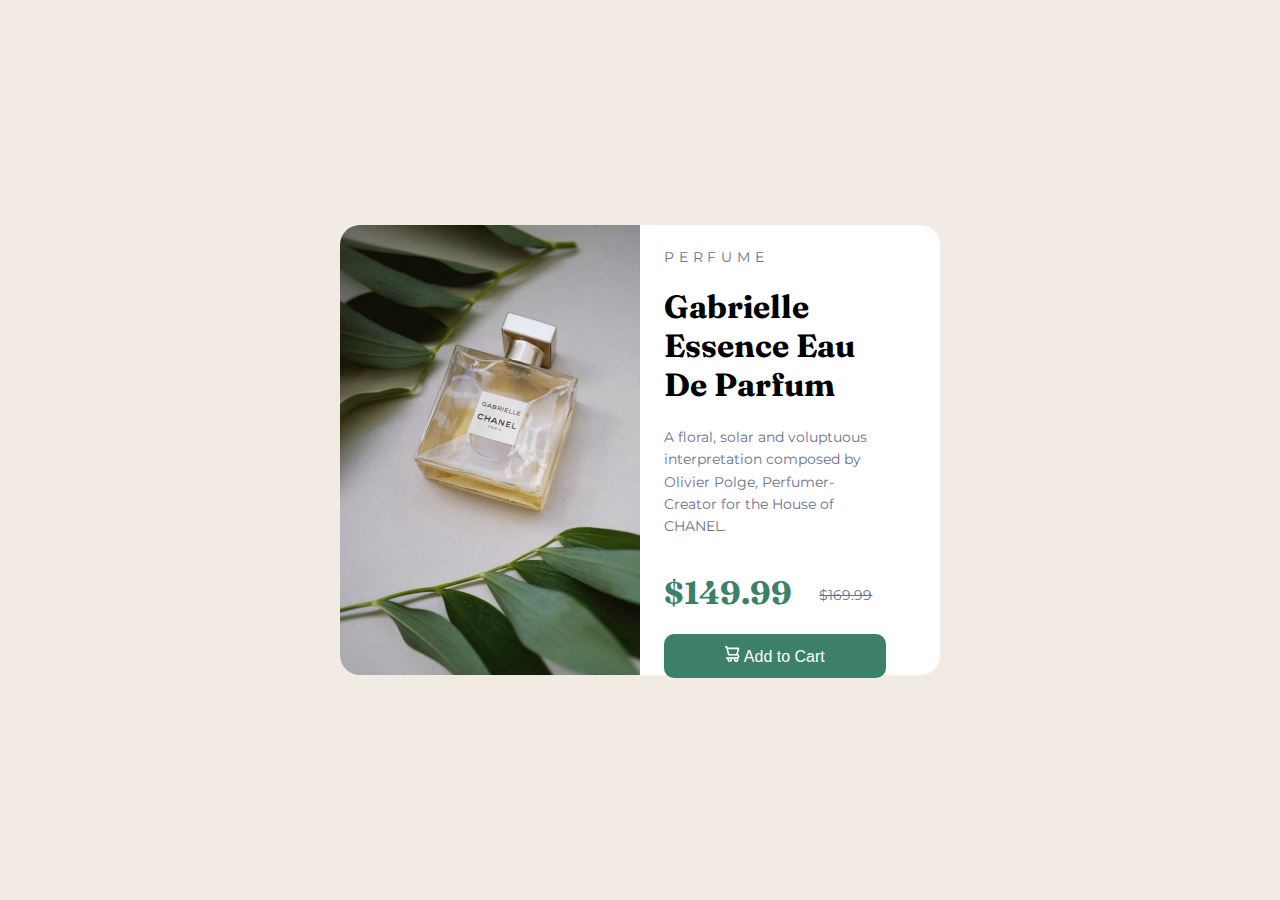
<file: index.html>
<!DOCTYPE html>
<html lang="en">
<head>
  <meta charset="UTF-8">
  <meta name="viewport" content="width=device-width, initial-scale=1.0"> <!-- displays site properly based on user's device -->
  <link rel="icon" type="image/png" sizes="32x32" href="./images/favicon-32x32.png">
  <link href="index.css" rel="stylesheet">
  <link rel="stylesheet" href="https://fonts.googleapis.com/css?family=Montserrat">
  <link rel="stylesheet" href="https://fonts.googleapis.com/css?family=Fraunces">
  <title>Frontend Mentor | Product preview card component</title>
</head>
<body>
  <div id="container">
    <div id="inner-container">
      <div id="productCard">
        <div id="images">
          <img src="images/image-product-desktop.jpg" alt="Perfume product" class="image_desktop">
          <img src="images/image-product-mobile.jpg" alt="Perfume product" class="image_mobile">
        </div>
        <div id="content">
          <p style="letter-spacing: .3rem;">PERFUME</p>
          <h1>Gabrielle Essence Eau De Parfum</h1>
          <p style="line-height: 1.6;">A floral, solar and voluptuous interpretation composed by Olivier Polge, Perfumer-Creator for the House of CHANEL.</p>
          <div id="price">
            <h1>$149.99</h1>
            <p>$169.99</p>
          </div>
          <button>
            <img src="images/icon-cart.svg" alt="icon cart">
            Add to Cart
          </button>
        </div>
      </div>
    </div>
  </div>
</body>
</html>
</file>
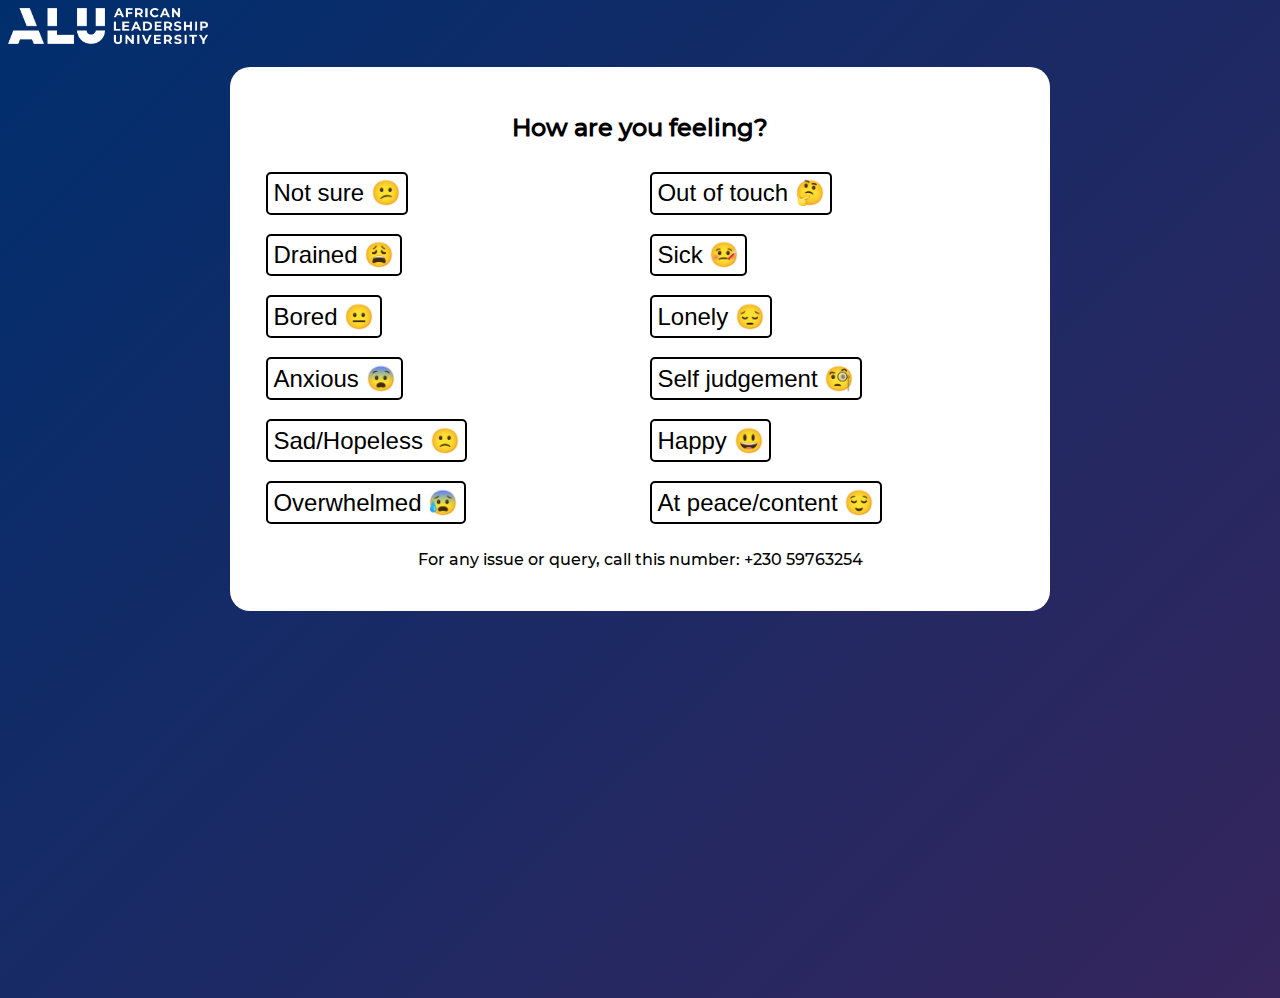
<file: page.html>
<!DOCTYPE html>
<html lang="en">
<head>
    <meta charset="UTF-8">
    <meta http-equiv="X-UA-Compatible" content="IE=edge">
    <meta name="viewport" content="width=device-width, initial-scale=1.0">
    <link href="page.css" rel="stylesheet">
    <script type="text/javascript" src="page.js"></script>
    <title>Document</title>
</head>
<body>
    <img src="ALU-logo-white-full-1.png" alt="ALU"><br><br>
    <div class="container" id="container1">
        <h2 style="text-align:center">How are you feeling?</h2>
        <div class="row">
            <div class="column">
                <button onclick="moveElement('container1','container3')">Not sure <span>&#128533;</span></button><br><br>
                <button onclick="moveElement('container1','container4')">Drained <span>&#128553;</span></button><br><br>
                <button onclick="moveElement('container1','container5')">Bored  <span>&#128528;</span></button><br><br>
                <button onclick="moveElement('container1','container6')">Anxious <span>&#128552;</span></button><br><br>
                <button onclick="moveElement('container1','container2')">Sad/Hopeless <span>&#128577;</span></button><br><br>
                <button onclick="moveElement('container1','container7')">Overwhelmed <span>&#128560;</span></button>
        </div>
            <div class="column">
                <button onclick="moveElement('container1','container2')">Out of touch <span>&#129300;</span></button><br><br>
                <button onclick="moveElement('container1','container8')">Sick <span>&#129298;</span></button><br><br>
                <button onclick="moveElement('container1','container2')">Lonely <span>&#128532;</span></button><br><br>
                <button onclick="moveElement('container1','container2')">Self judgement <span>&#129488;</span></button><br><br>
                <button onclick="moveElement('container1','container9')">Happy <span>&#128515;</span></button><br><br>
                <button onclick="moveElement('container1','container10')">At peace/content <span>&#128524;</span></button>
            </div>
        </div>
        <p style="text-align:center">For any issue or query, call this number: +230 59763254</p>
    </div>
    <div class="container" id="container2">
        <button id="back" onclick="moveElement('container2','container1')">Back</button>
        <p>Option 1: Want to talk to a peer about it? Click here</p>
        <p>Option 2: Want to talk to a wellness counsellor about it? Click here</p>
        <p>Option 3: Alternatively, you can email the wellness team through filling the form below.</p>
        <form method="post" action="https://formsubmit.co/b.koome@alustudent.com">
            <label for="name">Name: </label><br>
            <input type="text" name="name" required><br><br>
            <label for="email">Email address: </label><br>
            <input type="email" name="email" required><br><br>
            <label for="subject">Subject: </label><br>
            <input type="text" name="subject"><br><br>
            <label for="message">Message: </label><br>
            <textarea name="message" rows="10"></textarea><br><br>
            <div id="submitButton">
                <input type="submit" value="Submit">
            </div>
        </form><br>
        <button id="finish" onclick="moveElement('container2','container11')">Done</button>
    </div>
    <div class="container" id="container3">
        <button id="back" onclick="moveElement('container3','container1')">Back</button>
        <p>Not knowing how you feel right now is absolutely normal. As you develop your awareness of yourself, 
           you are then able to better map out your emotions, 
           figure out your triggers and gain perspective on what you value and how you would like to present yourself.</p>
        <p>Did you know that:-</p>
        <ul>
            <li>Our  inability to identify how we are feeling at a particular moment could suggest that it is a 'cocktail' of emotions? 
                This means that you need to do the work of working through your recent physical and mental experiences in order to figure them out individually, unpack them and work through them?</li><br>
            <li>Due to learned behaviours and thinking patterns from childhood, we could filter acceptable and unacceptable emotions and emotional reactions.</li><br>
            <li>A recent or re-experienced traumatic event can trigger us into 'freeze' mode, where we disallow emotions as a coping mechanism?</li>
        </ul>
        <p><a href="http://atlasofemotions.org/">Here</a> is a fun tool called the <b>Atlas of emotions</b>. 
           The Atlas of Emotion is a tool to help people better understand what emotions are, how they are triggered and what their effects are, and how to become aware of themselves.</p>
        <p>Below are some articles to check out and give you some thoughts about emotions that we don't know we are feeling:</p>
        <ul>
            <li><a href="https://www.thecut.com/2016/06/10-extremely-precise-words-for-emotions-you-didnt-even-know-you-had.html">10 Extremely Precise Words for Emotions You Didn't Even Know You Had</a></li>
            <li><a href="https://hbr.org/2012/05/do-you-know-what-you-are-feeli.html">Do You Know What You Are Feeling?</a> </li>
        </ul>
        <button id="finish" onclick="moveElement('container3','container11')">Done</button>
    </div>
    <div class="container" id="container4">
        <button id="back" onclick="moveElement('container4','container1')">Back</button>
        <p>Grab some headphones and journey through this guided Mindful Meditation (female voice) - <a href="https://youtu.be/ZToicYcHIOU">Daily calm</a></p>
        <p>For anyone looking to unwind after a stressful day, this youtube playlist can be a total gem in rest yourself - <a href="https://youtu.be/Hc10febKlX8">Calm down playlist</a></p>
        <p>Also, check out <a href="https://www.youtube.com/@Taiflow">this</a> Youtube channel dedicated to teaching the practice of Tai Chi. 
            It is believed that the purpose of most Taoist Chi Gung is to make your body as relaxed, loose and full of energy as you were as a child. 
            When you feel drained, this is an excellent low impact way of gaining energy while also staying aware of areas where you hold tension and diffusing them.</p>
        <p>For more help, you can read through the following articles:-</p>
        <ul>
            <li><a href="https://www.betterhealth.vic.gov.au/health/conditionsandtreatments/fatigue#treating-fatigue">Fatigue</a></li>
            <li><a href="https://www.helpguide.org/articles/stress/burnout-prevention-and-recovery.htm">Burnout Prevention and Treatment</a></li>
        </ul>
        <button id="finish" onclick="moveElement('container4','container11')">Done</button>
    </div>
    <div class="container" id="container5">
        <button id="back" onclick="moveElement('container5','container1')">Back</button>
        <p>Have you ever tried a journaling practice?</p>
        <p>Are you wondering if journaling is just about writing in a diary and locking up for ever? Not quite, it is a practice that has more nuance and more mental health benefits than you can imagine.</p>
        <p>Below are a few resources to help you understand journaling and a page we found online with a lot of prompts. Give us feedback on the experience when you are done.</p>
        <ol>
            <li><a href="https://www.psychologytoday.com/us/blog/supersurvivors/202009/the-power-journaling">The Power of Journaling</a></li>
            <li><a href="https://psychcentral.com/lib/the-health-benefits-of-journaling">Mental health benefits of journaling</a></li>
            <li><a href="https://www.psychologytoday.com/intl/blog/click-here-happiness/202109/how-start-journaling-practice#:~:text=In%20particular%2C%20writing%20about%20emotional,can%20result%20in%20some%20benefits">How to start a journaling practice</a></li>
            <li><a href="https://www.journalbuddies.com/writing-2/things-to-write-when-bored/">35 Interesting Things to Write When Bored</a></li>
        </ol>
        <button id="finish" onclick="moveElement('container5','container11')">Done</button>
    </div>
    <div class="container" id="container6">
        <button id="back" onclick="moveElement('container6','container1')">Back</button>
        <p>Check through the following to find the object of your anxious thoughts?</p>
        <ol>
            <li>I am restless.</li>
            <li>I can't breath.</li>
            <li>Everything is not right!</li>
        </ol>
        <p>Are you seeing the object of your anxious thoughts?</p>
        <p>a. If yes, are you able to get away from there? 
           If yes, get away and call immediately, if you are not able to get away, call still. 
           The number in Mauritius is 59763254 and for Rwanda 0787 414 774.</p>
        <p>b. If no, find a comfortable sitted position and follow the below Progressive muscle relaxation practice</p>
        <iframe width="100%" height="500" src="https://www.youtube.com/embed/ihO02wUzgkc" title="YouTube video player" frameborder="0" allow="accelerometer; autoplay; clipboard-write; encrypted-media; gyroscope; picture-in-picture" allowfullscreen></iframe>
        <button id="finish" onclick="moveElement('container6','container11')">Done</button>
    </div>
    <div class="container" id="container7">
        <button id="back" onclick="moveElement('container7','container1')">Back</button>
        <p>If it's related to academics, Monique from the writing centre and Daniel from LEAP would be happy to assist you. 
           Fill the support <a href="https://support.alueducation.com/campus-life/lds">form</a> to get information or refer someone you believe needs help. 
           In Rwanda, you can email through <a href="mailto:leap_rw@comms.alueducation.com">this</a> link.</p>
        <p>If it's related to relationships, click on the button below to speak with a peer or counsellor about it.</p>
        <button id="relationship" onclick="moveElement('container7','container2')">Click here</button>
        <p>If it's related to career, click on the button below to book a coaching session with the SPD team through <a href="https://opportunitiesboard.my.canva.site/">this</a> link.</p>
        <button id="finish" onclick="moveElement('container7','container11')">Done</button>
    </div>
    <div class="container" id="container8">
        <button id="back" onclick="moveElement('container8','container1')">Back</button>
        <h3 style="text-align:center">SUMMARY OF MEDICAL INDEX</h3>
        <p>Click on the buttons below to know about how to access medical services in both the Rwanda and Mauritius campuses.</p>
        <button id="modalBtn" onclick="openModal('medical','medicalRwanda')">ALU Rwanda</button>
        <button id="modalBtn" onclick="openModal('medical1','medicalMauritius')">ALU Mauritius</button>
        <div id="medical" class="modal"></div>
        <div class="modal-content" id="medicalRwanda">
            <span class="close" onclick="closeModal('medical','medicalRwanda')">&times;</span>
            <h4 style="text-align:center">ALU RWANDA</h3>
            <p>Medical Aid provider - Britam</p>
            <p>Emergency line - +250 787 - 414 - 774</p>
            <p>Breakdown of cover - Access <a href="https://docs.google.com/document/d/1ikXMAyPtR4QeAAu6u9n05eZotu8ROOFt62_TrEhd4ow/edit?usp=sharing">here</a></p>
            <p>Public hospitals/ clinics near campus</p>
            <ul>
                <li><a href="https://hopitalcroixdusud.com/">La Croix Du Sud</a></li>
                <li><a href="https://kfh.rw/">King Faisal Hospital</a></li>
                <li><a href="https://bahointernationalhospital.com/index.php">Baho International Hospital</a></li>
                <li><a href="http://horebumedicalclinic.com/">Horebu Medical Clinic Legacy Clinics</a></li>
                <li><a href="http://www.legacyclinics.rw/">Legacy Clinics</a></li>
                <li><a href="http://ubuzimapolyclinic.com/">Hospital Ubuzima Polyclinic</a></li>
            </ul>
        </div>
        <div id="medical1" class="modal"></div>
        <div class="modal-content" id="medicalMauritius">
            <span class="close" onclick="closeModal('medical1','medicalMauritius')">&times;</span>
            <h4 style="text-align:center">ALU MAURITIUS</h3>
            <p>Medical Aid provider - Jubilee, through CoverAxis as Brokers.</p>
            <p>Emergency line - +230 5497 6728</p>
            <p>Breakdown of cover - Access <a href="https://docs.google.com/presentation/d/1oaklXAMZ8OP8zX-z4_fYmeqe89VWMaKR/edit?usp=sharing&ouid=110153419269862340298&rtpof=true&sd=true">here</a>.
               More detailed information can be found on the <a href="http://hs.jubileeportal.com/login.php">Jubilee Portal</a>. 
               All members' login details should have been sent to them in an email with the subject "Jubilee Health system - Member Credentials".</p>
            <p>Public hospital/ clinics near campus - SSRN Public Hospital (+230 209 3400) and Clinique du Nord (+230 247 2532)</p>
        </div>
        <h3 style="text-align:center">HOW TO ACCESS WELLNESS SERVICES?</h3>
        <p>All students can reach out to their wellness counsellors or peer counsellors and wellness interns for assistance. 
           The profiles of the staff members along with their email address can be found on the wellness website. It is also on the website where students can book wellness sessions with the counsellors.
           The website can be accessed <a href="https://wellness.alueducation.com/">here</a>. Students can also directly email ALU wellness through our email address: wellness@alueducation.com</p>
        <h3 style="text-align: center">WHO ARE YOUR WELLNESS INTERNS?</h3>
        <p>Beyond the services that they provide through wellness programming and peer-led wellness conversations, wellness interns are also available to help you with your medical concerns. 
           You can reach out to them via email for assistance or book office hours with them for times that they will be working from the wellness centres on both campuses. Click on the buttons below to view their details.</p>
        <button id="modalBtn" onclick="openModal('intern','internRwanda')">ALU Rwanda</button>
        <button id="modalBtn" onclick="openModal('intern1','internMauritius')">ALU Mauritius</button>
        <div id="intern" class="modal"></div>
        <div class="modal-content" id="internRwanda">
            <span class="close" onclick="closeModal('intern','internRwanda')">&times;</span>
            <h4 style="text-align:center">ALU RWANDA</h4>
            <p>Name: ABDUL KARIM SESAY</p>
            <p>Email address: a.sesay1@alustudent.com<br>
            <p>Wellness centre working hours:
            Monday 10am to 12:pm,
            Tuesday 11:30am to 1:30pm,
            Wednesday 11:00am to 1:00pm,
            Thursday 11:00am to 1:30pm</p>
            <p>Location of wellness centre: Beneath ALU Staff room  (Leadership center) closer to Etswatini</p>
        </div>
        <div id="intern1" class="modal"></div>
        <div class="modal-content" id="internMauritius">
            <span class="close" onclick="closeModal('intern1','internMauritius')">&times;</span>
            <h4 style="text-align:center">ALU MAURITIUS</h4>
            <p>Name: Bezawit Shiferaw</p>
            <p>Email address: b.shiferaw@alustudent.com</p>
            <p>Wellness centre working hours:
            Monday 1:30 to 5:30 pm (4 hrs),
            Thursday 1:30 to 5:30 (4 hrs)</p>
            <p>Location of wellness centre:
            ALU Staff Lounge, outside Steve Biko conference room</p>
        </div>
        <h3 style="text-align:center">FIRST AID EMERGENCY</h3>
        <p>Your residential advisors and housing assistants have received training on how to provide first aid services. If you are on campus and you are in need of any such assistance, please contact them. 
           The residences also 1st aid kits that can be used to address some 1st aid emergencies, to access these, you can call on your Head residential advisor or your floor supervisor.</p>
        <button id="modalBtn" onclick="openModal('RA','headRwanda')">ALU Rwanda Head RA</button>
        <button id="modalBtn" onclick="openModal('RA1','headMauritius')">ALU Mauritius Head RA</button><br><br>
        <div id="RA" class="modal"></div>
        <div class="modal-content" id="headRwanda">
            <span class="close" onclick="closeModal('RA','headRwanda')">&times;</span>
            <p>Name: Lugerero Runiga Israel</p>
            <p>Email address: i.runiga@alustudent.com</p>
            <p>Residence: Mostar Residence</p>
        </div>
        <div id="RA1" class="modal"></div>
        <div class="modal-content" id="headMauritius">
            <span class="close" onclick="closeModal('RA1','headMauritius')">&times;</span>
            <p>Name: Yash Chudasama</p>
            <p>Email address: y.chudasama@alustudent.com</p>
            <p>Residence: Mapungubwe</p>
        </div>
        <button id="finish" onclick="moveElement('container8','container11')">Done</button>
    </div>
    <div class="container" id="container9">
        <button id="back" onclick="moveElement('container9','container1')">Back</button>
        <p>One of our student DJ's, @BlackLeather, is an Amapiano and Afro House DJ and his mixes will definitely compliment your already positive mood. Check them out here -</p>
        <p><a href="https://linktr.ee/BlackLeather">@BlackLeather</a></p>
        <button id="finish" onclick="moveElement('container9','container11')">Done</button>
    </div>
    <div class="container" id="container10">
        <button id="back" onclick="moveElement('container10','container1')">Back</button>
        <p>Are you open to doing a gratitude exercise/ activity? 
            This article has quite the list - <a href="https://positivepsychology.com/gratitude-exercises/">Positive psychology</a></p>
        <p>You can learn on how to practice gratitude through reading this link - 
           <a href="https://www.mindful.org/an-introduction-to-mindful-gratitude/">Introduction to mindful gratitude</a></p>
        <p>Perhaps gratitude is inspiring you to want to give back to your student community, you can do this by volunteering for the wellness team. 
           Email us - wellness@alueducation.com</p>
        <button id="finish" onclick="moveElement('container10','container11')">Done</button>
    </div>
    <div class="container" id="container11">
        <p>Thank you for using this wellness resource. Good job showing up today!</p>
        <button id="return">Back to wellness website</button>
    </div>
</body>
</html>
</file>
<file: index.css>
body {
  background-color: rgb(242, 235, 227);
}

#container {
  display: table;
  position: absolute;
  top: 0;
  left: 0;
  width: 100%;
  height: 100%;
}

#inner-container {
  display: table-cell;
  vertical-align: middle;
}

#productCard {
  background-color: white;
  width: 600px;
  height: 450px;
  margin: auto;
  border-radius: 20px;
  position: relative;
}

#images {
  width: 50%;
}

.image_desktop {
  width: 100%;
  border-radius: 20px 0px 0px 20px;
}

.image_mobile {
  display: none;
}

#content {
  position: absolute;
  left: 45%;
  top: -10%;
  padding: 9%;
}
#content button {
  cursor: pointer;
  background-color: rgb(60, 128, 103);
  color: white;
  border: none;
  width: 100%;
  font-size: medium;
  padding: 12px;
  border-radius: 10px;
}
#content button:hover {
  background-color: rgb(44, 97, 77);
}

h1 {
  font-family: "Fraunces", "sans-serif";
}

p {
  font-family: "Montserrat", "sans-serif";
  font-size: 14px;
  color: rgb(108, 114, 137);
}

#price {
  display: flex;
  position: relative;
}
#price h1 {
  color: rgb(60, 128, 103);
}
#price p {
  position: absolute;
  left: 70%;
  top: 25%;
  text-decoration: line-through;
}

@media screen and (max-width: 600px) {
  #productCard {
    width: 300px;
    height: 680px;
  }
  #images {
    width: 100%;
  }
  .image_mobile {
    display: block;
    width: 100%;
    border-radius: 20px 20px 0px 0px;
  }
  .image_desktop {
    display: none;
  }
  #content {
    position: absolute;
    left: 5%;
    top: 30%;
    padding: 5%;
  }
}/*# sourceMappingURL=index.css.map */
</file>
<file: page.css>
@font-face {
    font-family: myFirstFont;
    src: url(Montserrat-Medium.ttf);
}

body {
    background: linear-gradient(-45deg,#D00D2D,#002E6D);
    background-size: 400% 400%;
    width:100%;
    min-height: 100vh;
    overflow-x: hidden;
    animation: moveColors 20s ease infinite alternate;
    font-family: myFirstFont;
}

@keyframes moveColors {
    0%,10% {background-position: 0%;}
    100% {background-position: 100%;}
}

img {
    width: 200px;
    height: auto;
}

.container, .modal-content {
    background-color: white;
    height: auto;
    border-radius: 20px;
    padding: 2%;
    transition: 0.6s ease;
    transition-delay: 0.4s;
}

.container {
    position: absolute;
    left: 0;
    right: 0;
    margin: auto;
    width: 60%;
}

#container1 {
    opacity: 1;
}

#container1 button {
    background-color: white;
    border: 2px solid rgb(0, 0, 0);
    padding: 1.5%;
    border-radius: 5px;
    font-size:x-large;
    cursor: pointer;
    transition-duration: 0.4s;
}

#container1 button:hover, #back:hover, #modalBtn:hover,
#relationship:hover, #finish:hover, #return:hover,
input[type=submit]:hover {
    background: linear-gradient(-45deg,#D00D2D,#002E6D);
    color: white;
    border-color: transparent;
}

#container1 button:active, #back:active, #modalBtn:active,
#relationship:active, #finish:active, #return:active,
input[type=submit]:active {
    background: linear-gradient(-45deg,#D00D2D,#002E6D);
    color: white;
    border-color: transparent;
    animation: shake 0.5s;
}

@keyframes shake {
    0% { transform: translate(1px, 1px) rotate(0deg); }
    10% { transform: translate(-1px, -2px) rotate(-1deg); }
    20% { transform: translate(-3px, 0px) rotate(1deg); }
    30% { transform: translate(3px, 2px) rotate(0deg); }
    40% { transform: translate(1px, -1px) rotate(1deg); }
    50% { transform: translate(-1px, 2px) rotate(-1deg); }
    60% { transform: translate(-3px, 1px) rotate(0deg); }
    70% { transform: translate(3px, 1px) rotate(-1deg); }
    80% { transform: translate(-1px, -1px) rotate(1deg); }
    90% { transform: translate(1px, 2px) rotate(0deg); }
    100% { transform: translate(1px, -2px) rotate(-1deg); }
}

.row {
    display: flex;
}

.column {
    float: left;
    width: 50%;
    padding: 10px;
}

#container2, #container3, #container4, #container5,
#container6, #container7, #container8, #container9, 
#container10, #container11 {
    opacity: 0;
    z-index: -1;
}

#container2 p, #container4 h4 {
    text-align:center;
}

#back, #modalBtn, #relationship,
#finish, #return, input[type=submit] {
    background-color: white;
    border: 2px solid rgb(0, 0, 0);
    padding: 1.5%;
    border-radius: 5px;
    font-size:medium;
    cursor: pointer;
}

#container3 p, #container3 li, #container4 p, #container4 li, 
#container5 p, #container6 p, #container7 p, #container8 p {
    text-align: justify;
}

#container4 audio {
    width: 100%;
}

.modal {
    display: none;
    z-index: 2;
    position: fixed;
    top: 0;
    left: 0;
    width: 100%;
    height: 100%;
    background-color: rgba(0, 0, 0, 0.4);
}

.modal-content {
    position: fixed;
    left: 0;
    right: 0;
    top: 10vh;
    margin: auto;
    width:60%;
    z-index: 3;
    display: none;
    overflow-y: auto;
}

.close {
    font-size: xx-large;
    font-weight: bold;
}

.close:hover {
    cursor: pointer;
}

form {
    margin-left:10%;
}

input[type=text], input[type=email], textarea {
    width: 90%;
    font-size: medium;
    padding: 10px;
}

#submitButton {
    text-align: center;
}

@media screen and (max-width: 600px) {
    .row {
        display:inline-block;
    }

    .column {
      width: 100%;
    }

    .container, .modal-content {
        padding: 5%;
        width: 70%;
    }

    #back, #modalBtn, #finish, #return, input[type=submit] {
        padding: 3%;
    }

    #container1 button {
        font-size:larger;
    }

    #container8 button {
        display: block;
        margin: 10px 0 10px 0;
    }

    form {
        margin-left:5%;
    }
}

@media screen and (max-width: 300px) {
    body {
        background-size: 550% 550%;
    }

    .container {
        width: 80%;
    }

    #back, #modalBtn, #finish, #return, input[type=submit] {
        padding: 4%;
    }
}
</file>
